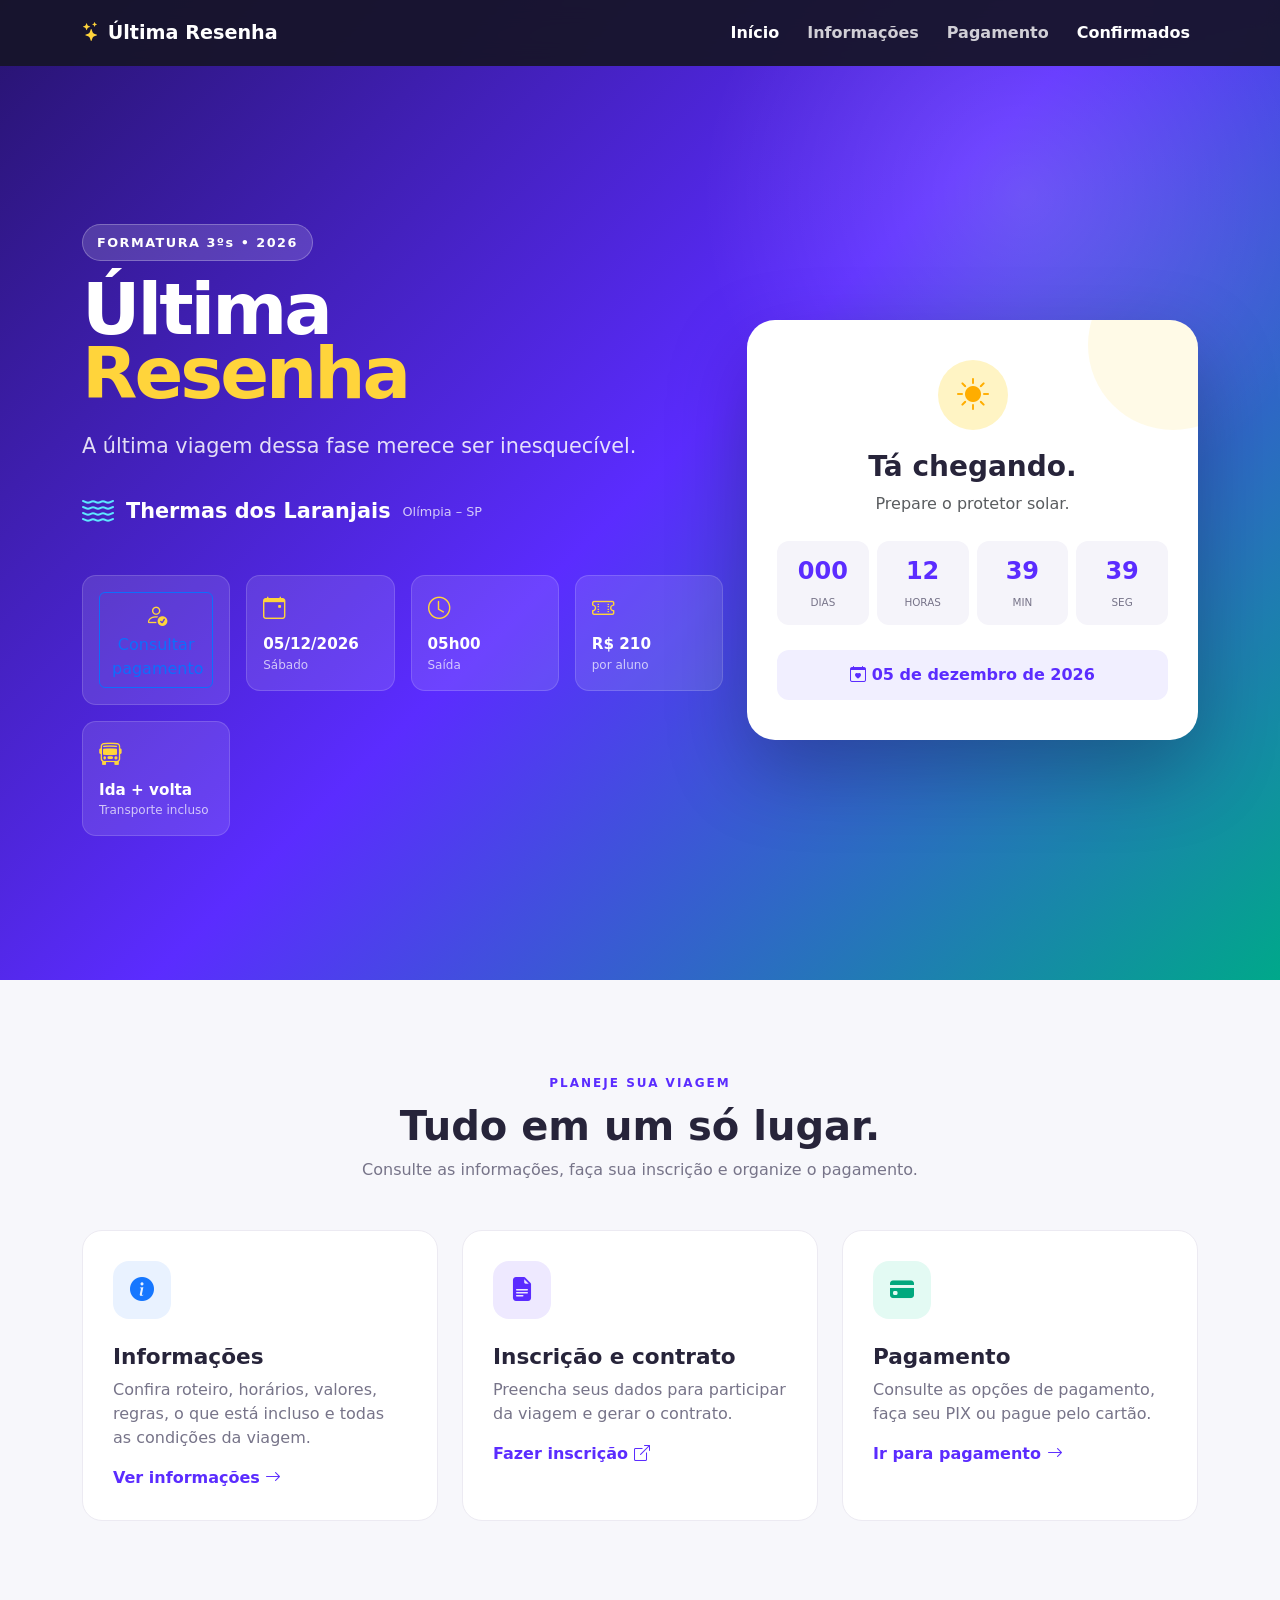
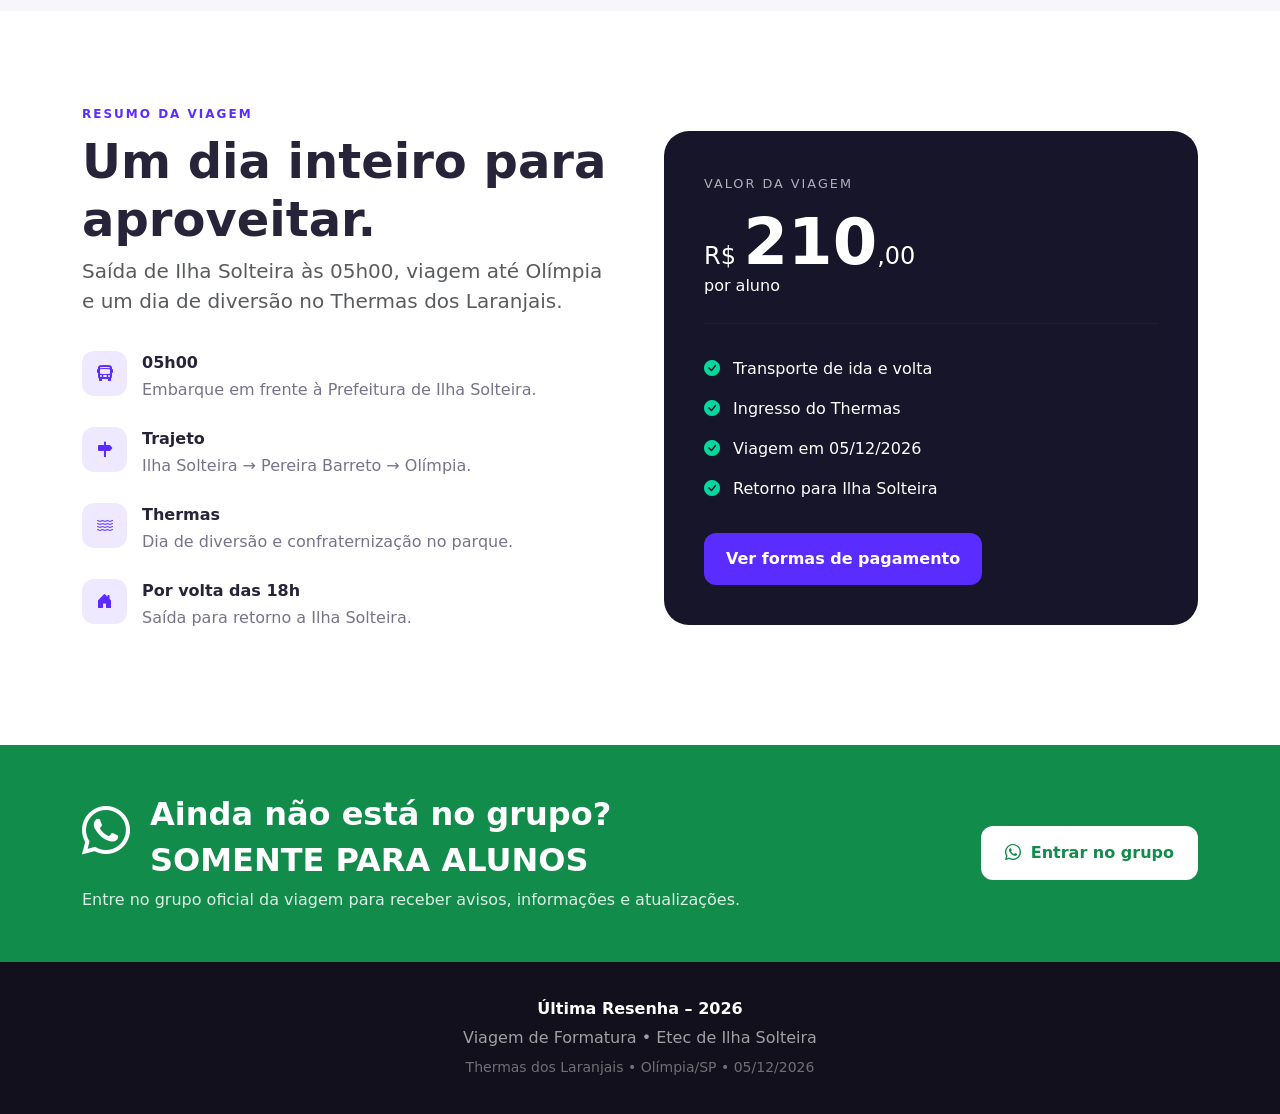
<file: index.html>
<!DOCTYPE html>
<html lang="pt-BR">

<head>
    <meta charset="UTF-8">
    <meta name="viewport" content="width=device-width, initial-scale=1.0">

    <title>Última Resenha – 2026 | Thermas dos Laranjais</title>

    <meta name="description" content="Viagem de formatura Última Resenha 2026 para o Thermas dos Laranjais em Olímpia-SP.">

    <!-- Bootstrap 5 -->
    <link href="https://cdn.jsdelivr.net/npm/bootstrap@5.3.3/dist/css/bootstrap.min.css" rel="stylesheet">

    <!-- Bootstrap Icons -->
    <link rel="stylesheet" href="https://cdn.jsdelivr.net/npm/bootstrap-icons@1.11.3/font/bootstrap-icons.min.css">

    <!-- CSS -->
    <link rel="stylesheet" href="css/style.css">
</head>

<body>

    <nav class="navbar navbar-expand-lg navbar-dark fixed-top">
        <div class="container">
            <a class="navbar-brand fw-bold" href="index.html">
                <i class="bi bi-stars"></i> Última Resenha
            </a>

            <button class="navbar-toggler" type="button" data-bs-toggle="collapse" data-bs-target="#menu">
                <span class="navbar-toggler-icon"></span>
            </button>

            <div class="collapse navbar-collapse" id="menu">
                <ul class="navbar-nav ms-auto">
                    <li class="nav-item">
                        <a class="nav-link active" href="index.html">Início</a>
                    </li>
                    <li class="nav-item">
                        <a class="nav-link" href="informacoes.html">Informações</a>
                    </li>
                    <li class="nav-item">
                        <a class="nav-link" href="pagamento.html">Pagamento</a>
                    </li>
                    <li class="nav-item">
                        <a class="nav-link active" href="confirmados.html">
                            Confirmados
                        </a>
                    </li>
                </ul>
            </div>
        </div>
    </nav>


    <main>

        <!-- HERO -->

        <section class="hero">

            <div class="container">

                <div class="row align-items-center min-vh-100">

                    <div class="col-lg-7">

                        <span class="badge-evento">
                            FORMATURA 3ºs • 2026
                        </span>

                        <h1 class="display-2 fw-black mt-3">
                            Última<br>
                            <span>Resenha</span>
                        </h1>

                        <p class="hero-subtitle">
                            A última viagem dessa fase merece ser inesquecível.
                        </p>

                        <div class="hero-destination">
                            <i class="bi bi-water"></i>
                            Thermas dos Laranjais
                            <small>Olímpia – SP</small>
                        </div>

                        <div class="row g-3 mt-4">

                            <div class="col-6 col-md-3">
                                <div class="info-mini">
                                    <a href="confirmados.html" class="btn btn-outline-primary">
                                        <i class="bi bi-person-check"></i>
                                        Consultar pagamento
                                    </a>
                                </div>
                            </div>

                            <div class="col-6 col-md-3">
                                <div class="info-mini">
                                    <i class="bi bi-calendar-event"></i>
                                    <strong>05/12/2026</strong>
                                    <small>Sábado</small>
                                </div>
                            </div>

                            <div class="col-6 col-md-3">
                                <div class="info-mini">
                                    <i class="bi bi-clock"></i>
                                    <strong>05h00</strong>
                                    <small>Saída</small>
                                </div>
                            </div>

                            <div class="col-6 col-md-3">
                                <div class="info-mini">
                                    <i class="bi bi-ticket-perforated"></i>
                                    <strong>R$ 210</strong>
                                    <small>por aluno</small>
                                </div>
                            </div>

                            <div class="col-6 col-md-3">
                                <div class="info-mini">
                                    <i class="bi bi-bus-front"></i>
                                    <strong>Ida + volta</strong>
                                    <small>Transporte incluso</small>
                                </div>
                            </div>

                        </div>

                    </div>


                    <div class="col-lg-5 mt-5 mt-lg-0">

                        <div class="dashboard-card">

                            <div class="card-decoration"></div>

                            <div class="text-center">

                                <div class="sun-icon">
                                    <i class="bi bi-sun-fill"></i>
                                </div>

                                <h3>Tá chegando.</h3>

                                <p class="text-muted">
                                    Prepare o protetor solar.
                                </p>

                                <div id="countdown" class="countdown">

                                    <div>
                                        <strong id="days">000</strong>
                                        <span>dias</span>
                                    </div>

                                    <div>
                                        <strong id="hours">00</strong>
                                        <span>horas</span>
                                    </div>

                                    <div>
                                        <strong id="minutes">00</strong>
                                        <span>min</span>
                                    </div>

                                    <div>
                                        <strong id="seconds">00</strong>
                                        <span>seg</span>
                                    </div>

                                </div>

                                <div class="date-highlight">
                                    <i class="bi bi-calendar-heart"></i>
                                    05 de dezembro de 2026
                                </div>

                            </div>

                        </div>

                    </div>

                </div>

            </div>

        </section>


        <!-- DASHBOARD -->

        <section class="section-padding bg-light-custom">

            <div class="container">

                <div class="section-title text-center">

                    <span>PLANEJE SUA VIAGEM</span>

                    <h2>
                        Tudo em um só lugar.
                    </h2>

                    <p>
                        Consulte as informações, faça sua inscrição e organize o pagamento.
                    </p>

                </div>


                <div class="row g-4 mt-4">

                    <div class="col-md-4">

                        <a href="informacoes.html" class="action-card">

                            <div class="action-icon blue">
                                <i class="bi bi-info-circle-fill"></i>
                            </div>

                            <h3>Informações</h3>

                            <p>
                                Confira roteiro, horários, valores, regras, o que está incluso e todas as condições da
                                viagem.
                            </p>

                            <span>
                                Ver informações
                                <i class="bi bi-arrow-right"></i>
                            </span>

                        </a>

                    </div>


                    <div class="col-md-4">

                        <a href="https://forms.gle/dDgj7aJFSfEC2dwD9" target="_blank" rel="noopener" class="action-card">

                            <div class="action-icon purple">
                                <i class="bi bi-file-earmark-text-fill"></i>
                            </div>

                            <h3>Inscrição e contrato</h3>

                            <p>
                                Preencha seus dados para participar da viagem e gerar o contrato.
                            </p>

                            <span>
                                Fazer inscrição
                                <i class="bi bi-box-arrow-up-right"></i>
                            </span>

                        </a>

                    </div>


                    <div class="col-md-4">

                        <a href="pagamento.html" class="action-card">

                            <div class="action-icon green">
                                <i class="bi bi-credit-card-fill"></i>
                            </div>

                            <h3>Pagamento</h3>

                            <p>
                                Consulte as opções de pagamento, faça seu PIX ou pague pelo cartão.
                            </p>

                            <span>
                                Ir para pagamento
                                <i class="bi bi-arrow-right"></i>
                            </span>

                        </a>

                    </div>

                </div>

            </div>

        </section>


        <!-- RESUMO -->

        <section class="section-padding">

            <div class="container">

                <div class="row align-items-center g-5">

                    <div class="col-lg-6">

                        <span class="section-label">
                            RESUMO DA VIAGEM
                        </span>

                        <h2 class="display-5 fw-bold mt-2">
                            Um dia inteiro para aproveitar.
                        </h2>

                        <p class="lead text-muted">
                            Saída de Ilha Solteira às 05h00, viagem até Olímpia e um dia de diversão no Thermas dos
                            Laranjais.
                        </p>

                        <div class="timeline">

                            <div class="timeline-item">
                                <div class="timeline-icon">
                                    <i class="bi bi-bus-front-fill"></i>
                                </div>
                                <div>
                                    <strong>05h00</strong>
                                    <p>Embarque em frente à Prefeitura de Ilha Solteira.</p>
                                </div>
                            </div>

                            <div class="timeline-item">
                                <div class="timeline-icon">
                                    <i class="bi bi-signpost-fill"></i>
                                </div>
                                <div>
                                    <strong>Trajeto</strong>
                                    <p>Ilha Solteira → Pereira Barreto → Olímpia.</p>
                                </div>
                            </div>

                            <div class="timeline-item">
                                <div class="timeline-icon">
                                    <i class="bi bi-water"></i>
                                </div>
                                <div>
                                    <strong>Thermas</strong>
                                    <p>Dia de diversão e confraternização no parque.</p>
                                </div>
                            </div>

                            <div class="timeline-item">
                                <div class="timeline-icon">
                                    <i class="bi bi-house-door-fill"></i>
                                </div>
                                <div>
                                    <strong>Por volta das 18h</strong>
                                    <p>Saída para retorno a Ilha Solteira.</p>
                                </div>
                            </div>

                        </div>

                    </div>


                    <div class="col-lg-6">

                        <div class="price-card">

                            <span>VALOR DA VIAGEM</span>

                            <div class="price">
                                R$ <strong>210</strong><small>,00</small>
                            </div>

                            <p>
                                por aluno
                            </p>

                            <hr>

                            <div class="included">
                                <i class="bi bi-check-circle-fill"></i>
                                Transporte de ida e volta
                            </div>

                            <div class="included">
                                <i class="bi bi-check-circle-fill"></i>
                                Ingresso do Thermas
                            </div>

                            <div class="included">
                                <i class="bi bi-check-circle-fill"></i>
                                Viagem em 05/12/2026
                            </div>

                            <div class="included">
                                <i class="bi bi-check-circle-fill"></i>
                                Retorno para Ilha Solteira
                            </div>

                            <a href="pagamento.html" class="btn-main mt-4">
                                Ver formas de pagamento
                            </a>

                        </div>

                    </div>

                </div>

            </div>

        </section>


        <!-- WHATSAPP -->

        <section class="whatsapp-section">

            <div class="container">

                <div class="row align-items-center">

                    <div class="col-lg-8">

                        <i class="bi bi-whatsapp whatsapp-big"></i>

                        <h2>
                            Ainda não está no grupo?
                        </h2>

                        <h2>
                            SOMENTE PARA ALUNOS
                        </h2>

                        <p>
                            Entre no grupo oficial da viagem para receber avisos, informações e atualizações.
                        </p>

                    </div>

                    <div class="col-lg-4 text-lg-end">

                        <a href="https://chat.whatsapp.com/J2gCegB93cc2gKZaaSrZ1U" target="_blank" rel="noopener" class="btn-whatsapp">

                            <i class="bi bi-whatsapp"></i>
                            Entrar no grupo

                        </a>

                    </div>

                </div>

            </div>

        </section>

    </main>


    <footer>

        <div class="container text-center">

            <strong>Última Resenha – 2026</strong>

            <p>
                Viagem de Formatura • Etec de Ilha Solteira
            </p>

            <small>
                Thermas dos Laranjais • Olímpia/SP • 05/12/2026
            </small>

        </div>

    </footer>


    <script src="https://cdn.jsdelivr.net/npm/bootstrap@5.3.3/dist/js/bootstrap.bundle.min.js"></script>

    <script src="js/script.js"></script>

</body>

</html>
</file>
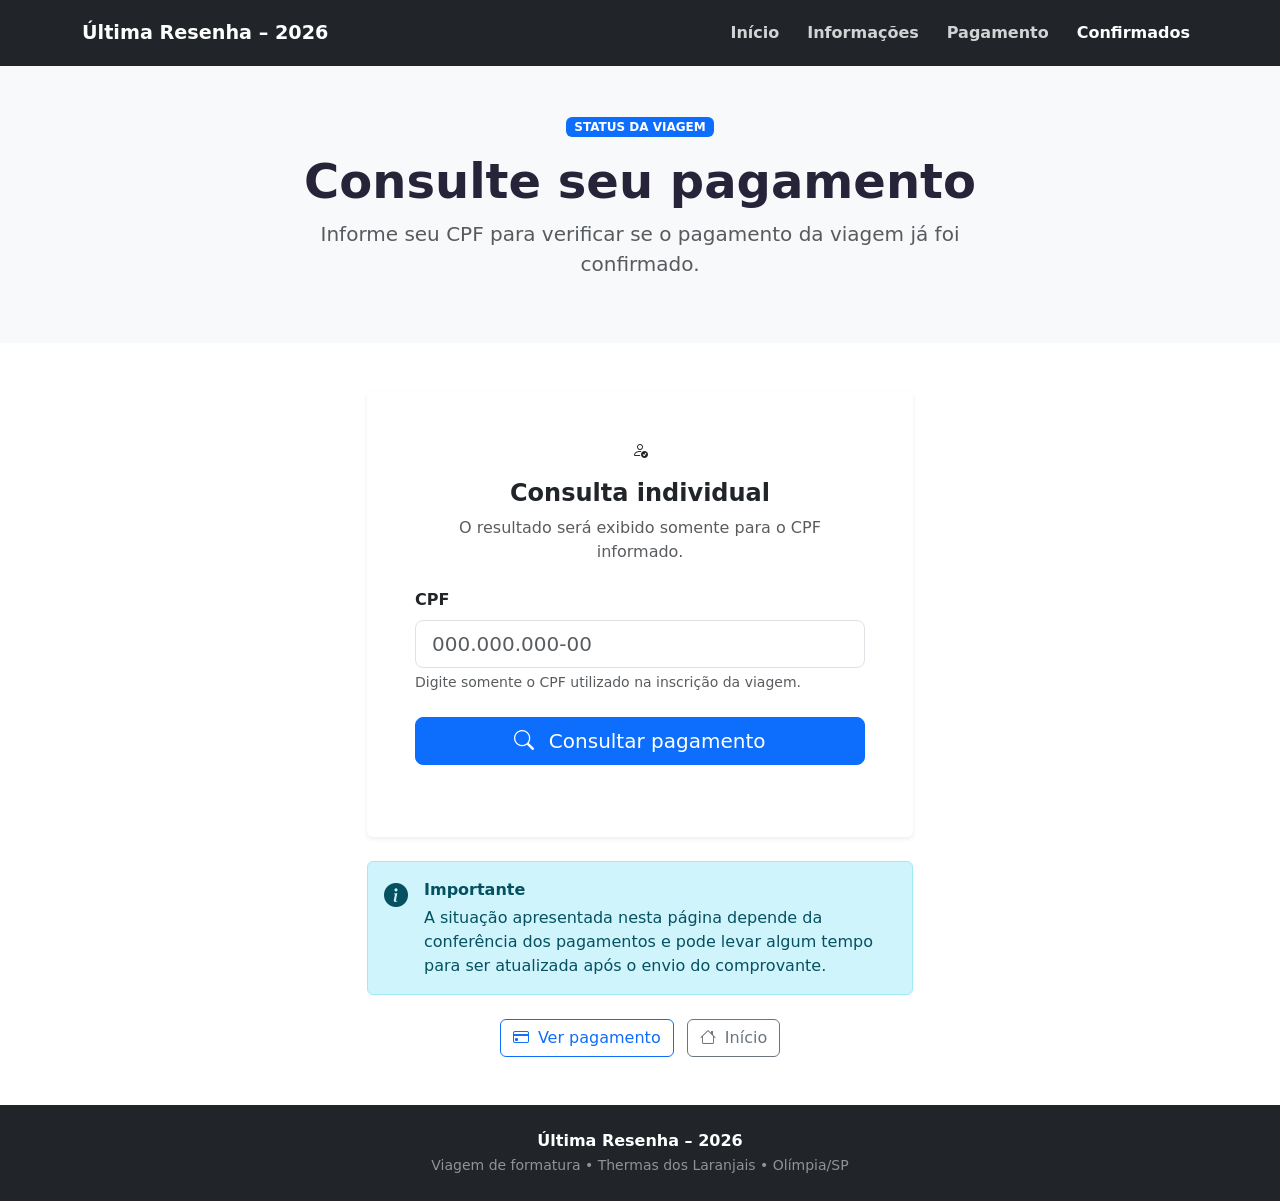
<file: confirmados.html>
<!DOCTYPE html>
<html lang="pt-BR">

<head>
    <meta charset="UTF-8">
    <meta name="viewport" content="width=device-width, initial-scale=1.0">

    <title>Consultar Pagamento | Última Resenha – 2026</title>

    <meta
        name="description"
        content="Consulte a situação do seu pagamento para a viagem Última Resenha – 2026."
    >

    <link
        href="https://cdn.jsdelivr.net/npm/bootstrap@5.3.3/dist/css/bootstrap.min.css"
        rel="stylesheet"
    >

    <link
        href="https://cdn.jsdelivr.net/npm/bootstrap-icons@1.11.3/font/bootstrap-icons.min.css"
        rel="stylesheet"
    >

    <link rel="stylesheet" href="css/style.css">
</head>

<body>

    <!-- NAVBAR -->

    <nav class="navbar navbar-expand-lg navbar-dark bg-dark">
        <div class="container">

            <a class="navbar-brand fw-bold" href="index.html">
                Última Resenha – 2026
            </a>

            <button
                class="navbar-toggler"
                type="button"
                data-bs-toggle="collapse"
                data-bs-target="#menuPrincipal"
                aria-controls="menuPrincipal"
                aria-expanded="false"
                aria-label="Abrir menu"
            >
                <span class="navbar-toggler-icon"></span>
            </button>

            <div
                class="collapse navbar-collapse"
                id="menuPrincipal"
            >

                <ul class="navbar-nav ms-auto">

                    <li class="nav-item">
                        <a class="nav-link" href="index.html">
                            Início
                        </a>
                    </li>

                    <li class="nav-item">
                        <a class="nav-link" href="informacoes.html">
                            Informações
                        </a>
                    </li>

                    <li class="nav-item">
                        <a class="nav-link" href="pagamento.html">
                            Pagamento
                        </a>
                    </li>

                    <li class="nav-item">
                        <a class="nav-link active" href="confirmados.html">
                            Confirmados
                        </a>
                    </li>

                </ul>

            </div>
        </div>
    </nav>


    <!-- HERO -->

    <section class="py-5 bg-light">

        <div class="container">

            <div class="row justify-content-center">

                <div class="col-lg-8 text-center">

                    <span class="badge text-bg-primary mb-3">
                        STATUS DA VIAGEM
                    </span>

                    <h1 class="display-5 fw-bold">
                        Consulte seu pagamento
                    </h1>

                    <p class="lead text-muted">
                        Informe seu CPF para verificar se o pagamento
                        da viagem já foi confirmado.
                    </p>

                </div>

            </div>

        </div>

    </section>


    <!-- CONSULTA -->

    <main class="py-5">

        <div class="container">

            <div class="row justify-content-center">

                <div class="col-md-8 col-lg-6">

                    <div class="card border-0 shadow-sm">

                        <div class="card-body p-4 p-md-5">

                            <div class="text-center mb-4">

                                <div class="consulta-icon mb-3">
                                    <i class="bi bi-person-check"></i>
                                </div>

                                <h2 class="h4 fw-bold">
                                    Consulta individual
                                </h2>

                                <p class="text-muted mb-0">
                                    O resultado será exibido somente para
                                    o CPF informado.
                                </p>

                            </div>


                            <form id="consultaForm">

                                <div class="mb-4">

                                    <label
                                        for="cpf"
                                        class="form-label fw-semibold"
                                    >
                                        CPF
                                    </label>

                                    <input
                                        type="text"
                                        class="form-control form-control-lg"
                                        id="cpf"
                                        placeholder="000.000.000-00"
                                        maxlength="14"
                                        inputmode="numeric"
                                        autocomplete="off"
                                        required
                                    >

                                    <div class="form-text">
                                        Digite somente o CPF utilizado
                                        na inscrição da viagem.
                                    </div>

                                </div>


                                <button
                                    type="submit"
                                    id="btnConsultar"
                                    class="btn btn-primary btn-lg w-100"
                                >
                                    <i class="bi bi-search me-2"></i>
                                    Consultar pagamento
                                </button>

                            </form>


                            <!-- RESULTADO -->

                            <div
                                id="resultado"
                                class="mt-4"
                                aria-live="polite"
                            ></div>

                        </div>

                    </div>


                    <!-- INFORMAÇÃO -->

                    <div class="alert alert-info mt-4">

                        <div class="d-flex">

                            <i class="bi bi-info-circle-fill fs-4 me-3"></i>

                            <div>

                                <strong>Importante</strong>

                                <p class="mb-0 mt-1">
                                    A situação apresentada nesta página
                                    depende da conferência dos pagamentos
                                    e pode levar algum tempo para ser
                                    atualizada após o envio do comprovante.
                                </p>

                            </div>

                        </div>

                    </div>


                    <div class="text-center mt-4">

                        <a
                            href="pagamento.html"
                            class="btn btn-outline-primary me-2"
                        >
                            <i class="bi bi-credit-card me-1"></i>
                            Ver pagamento
                        </a>

                        <a
                            href="index.html"
                            class="btn btn-outline-secondary"
                        >
                            <i class="bi bi-house me-1"></i>
                            Início
                        </a>

                    </div>

                </div>

            </div>

        </div>

    </main>


    <!-- FOOTER -->

    <footer class="bg-dark text-white py-4 mt-auto">

        <div class="container text-center">

            <div class="fw-bold">
                Última Resenha – 2026
            </div>

            <small class="text-white-50">
                Viagem de formatura • Thermas dos Laranjais • Olímpia/SP
            </small>

        </div>

    </footer>


    <script src="js/confirmados.js"></script>

    <script
        src="https://cdn.jsdelivr.net/npm/bootstrap@5.3.3/dist/js/bootstrap.bundle.min.js">
    </script>

</body>

</html>
</file>
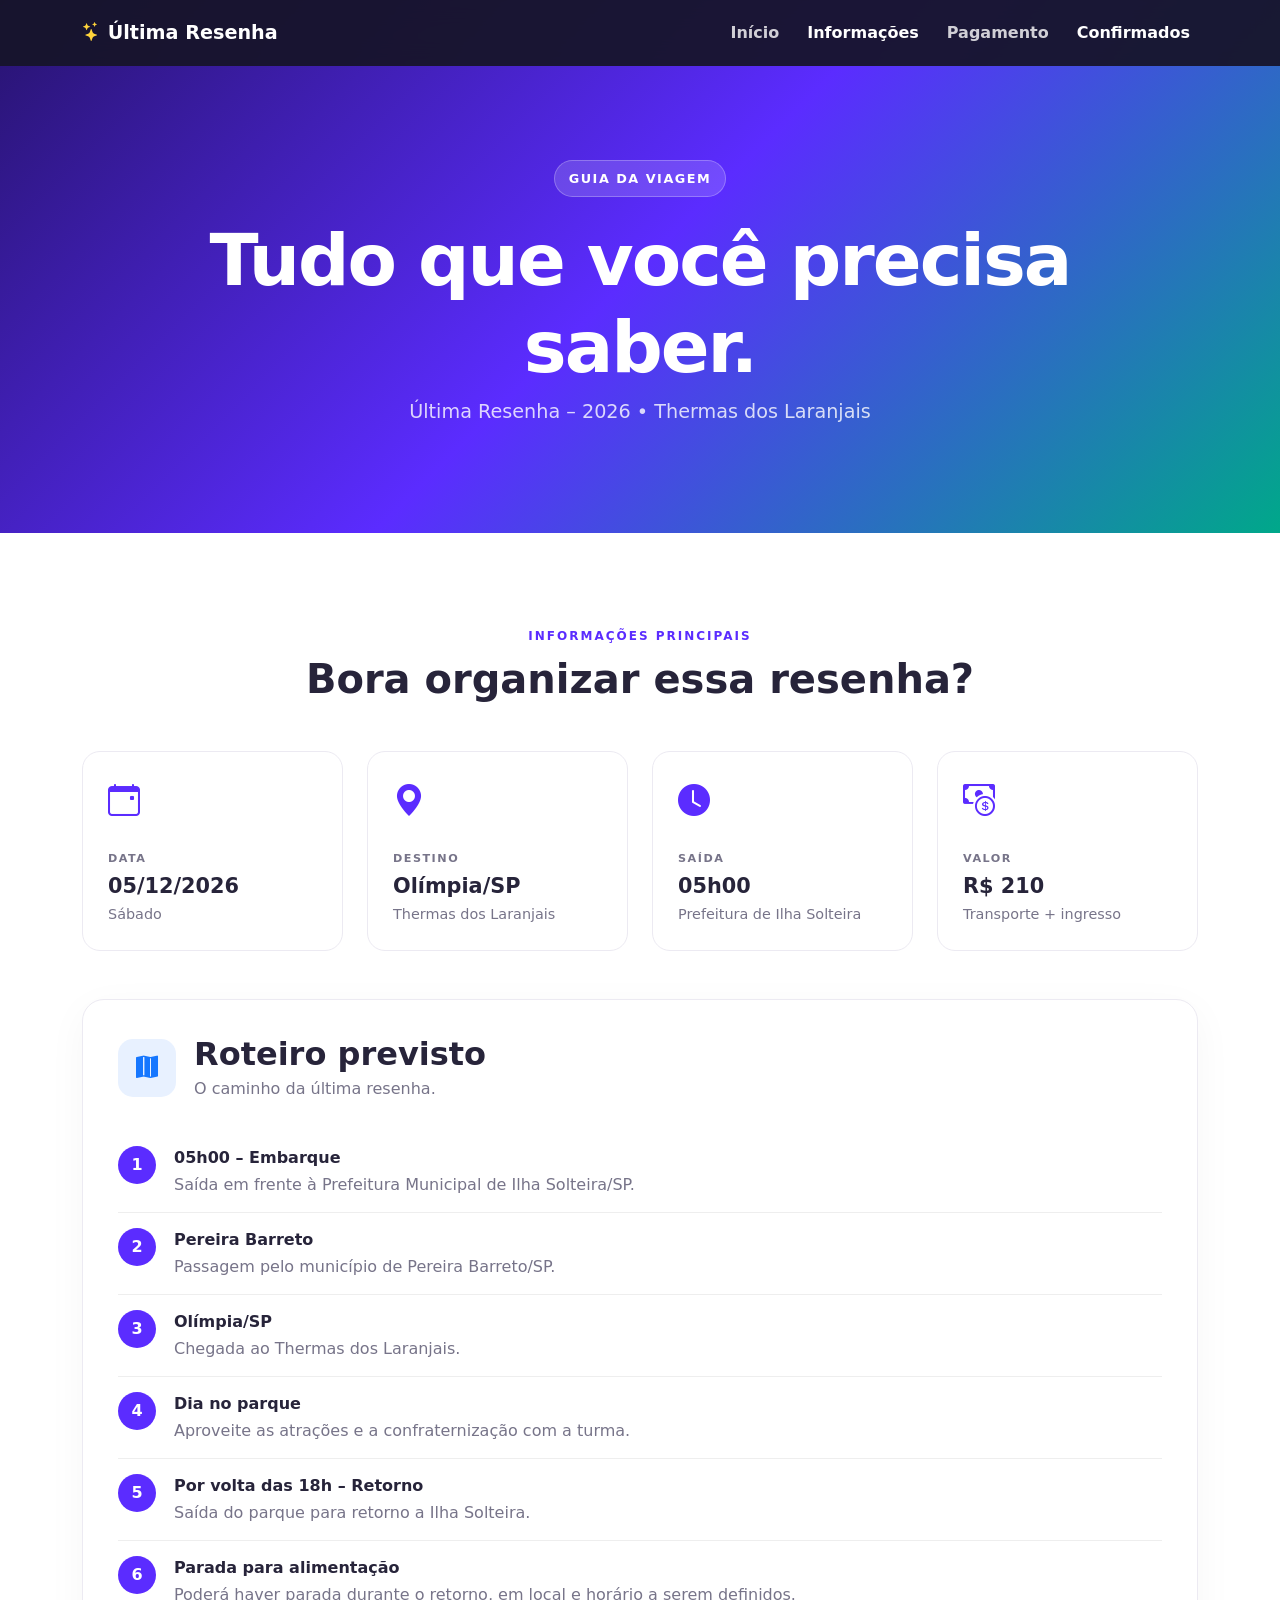
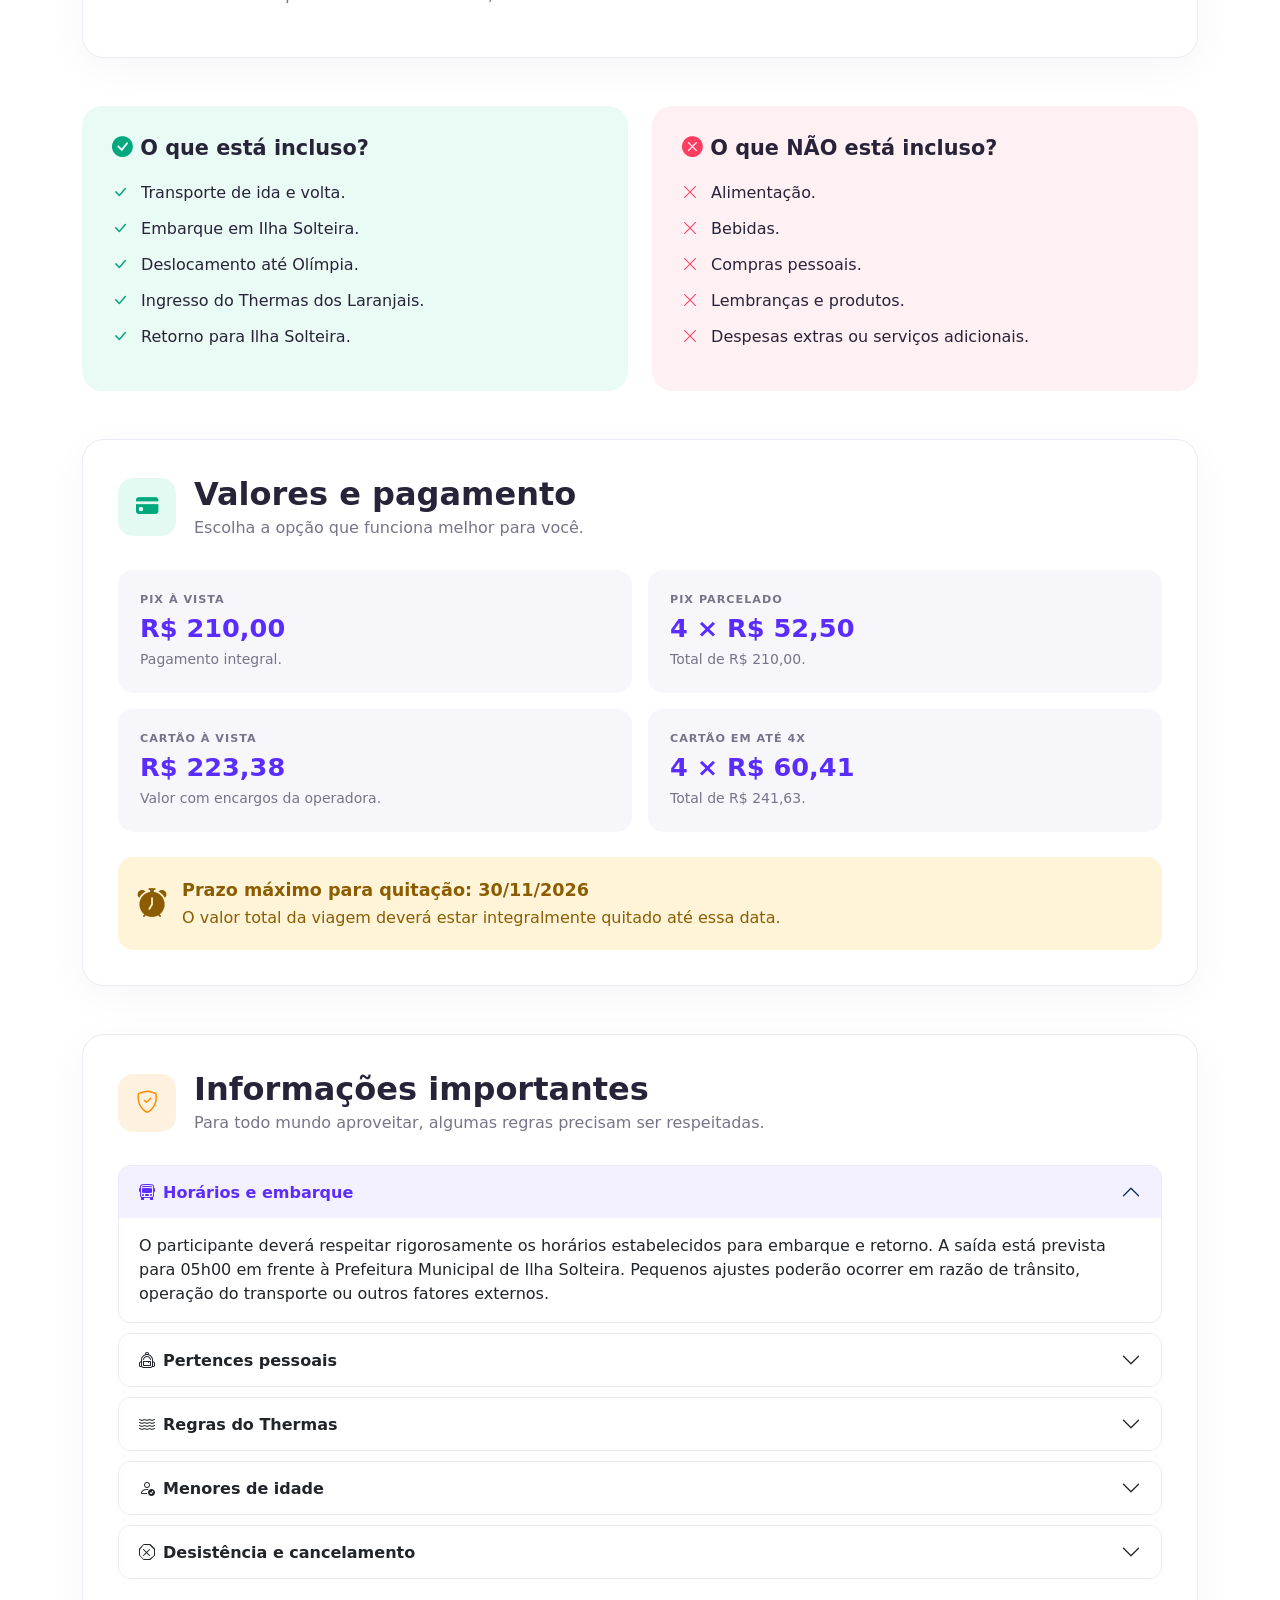
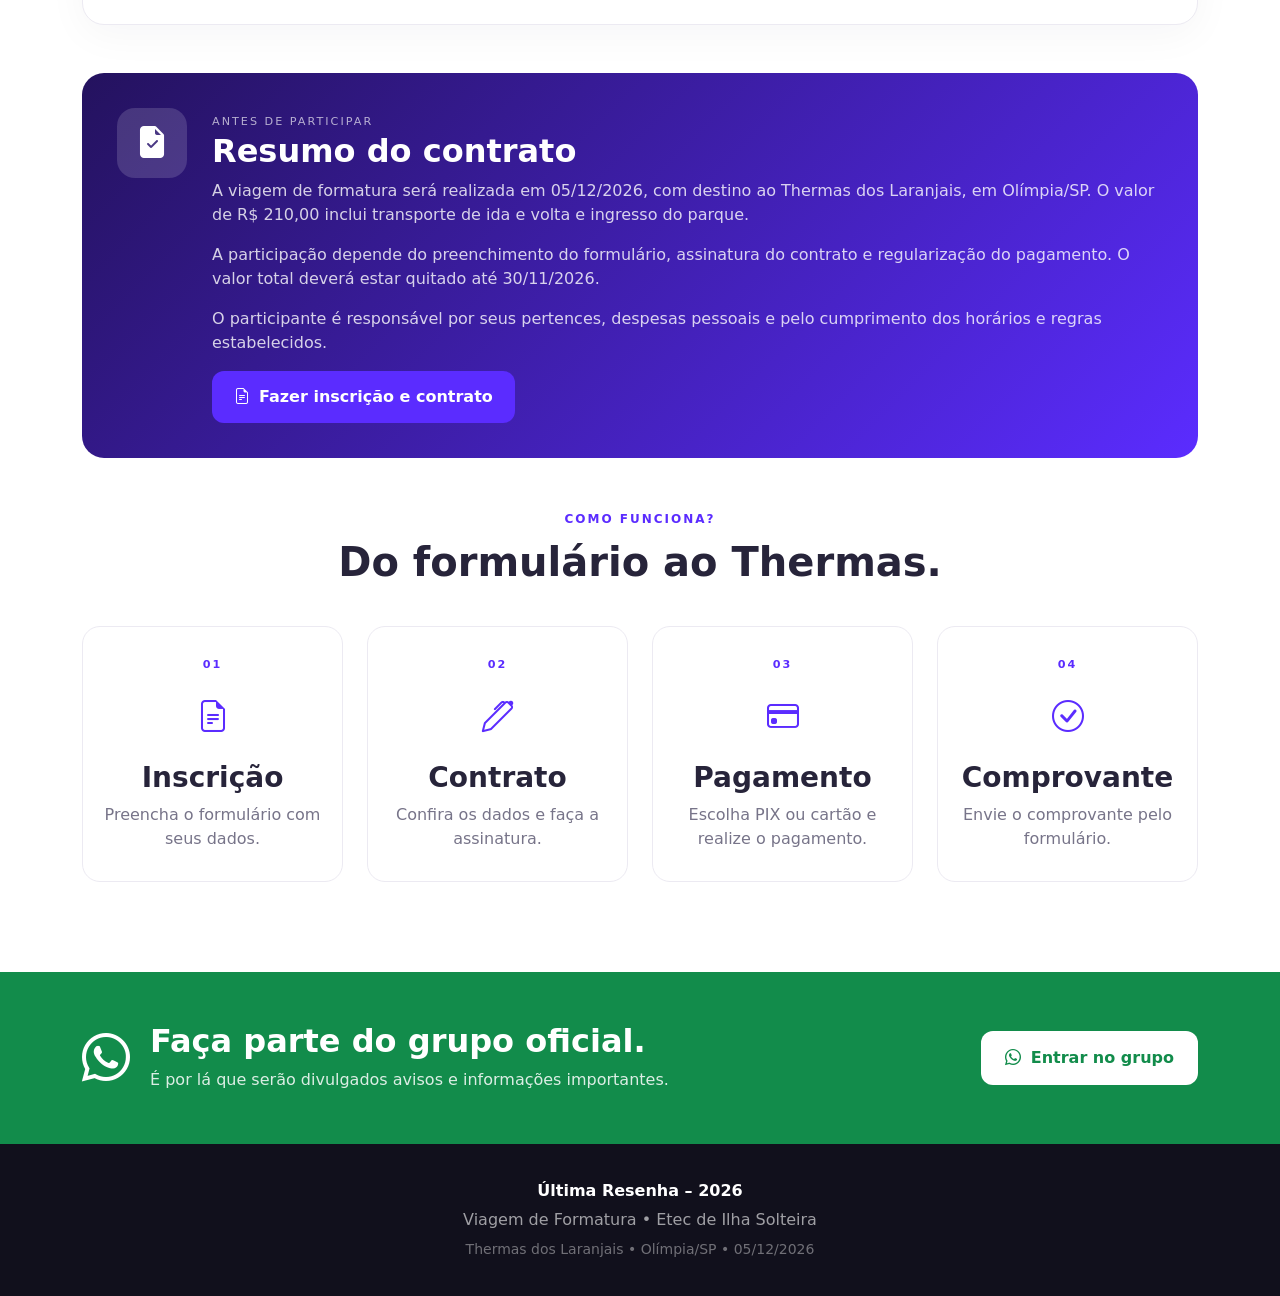
<file: informacoes.html>
<!DOCTYPE html>
<html lang="pt-BR">
<head>

    <meta charset="UTF-8">
    <meta name="viewport" content="width=device-width, initial-scale=1.0">

    <title>Informações | Última Resenha 2026</title>

    <meta name="description" content="Informações completas sobre a viagem de formatura ao Thermas dos Laranjais.">

    <link href="https://cdn.jsdelivr.net/npm/bootstrap@5.3.3/dist/css/bootstrap.min.css" rel="stylesheet">

    <link rel="stylesheet" href="https://cdn.jsdelivr.net/npm/bootstrap-icons@1.11.3/font/bootstrap-icons.min.css">

    <link rel="stylesheet" href="css/style.css">

</head>

<body>

<nav class="navbar navbar-expand-lg navbar-dark fixed-top">

    <div class="container">

        <a class="navbar-brand fw-bold" href="index.html">
            <i class="bi bi-stars"></i> Última Resenha
        </a>

        <button class="navbar-toggler" type="button" data-bs-toggle="collapse" data-bs-target="#menu">
            <span class="navbar-toggler-icon"></span>
        </button>

        <div class="collapse navbar-collapse" id="menu">

            <ul class="navbar-nav ms-auto">

                <li class="nav-item">
                    <a class="nav-link" href="index.html">Início</a>
                </li>

                <li class="nav-item">
                    <a class="nav-link active" href="informacoes.html">Informações</a>
                </li>

                <li class="nav-item">
                    <a class="nav-link" href="pagamento.html">Pagamento</a>
                </li>
                <li class="nav-item">
                        <a class="nav-link active" href="confirmados.html">
                            Confirmados
                        </a>
                    </li>

            </ul>

        </div>

    </div>

</nav>


<header class="page-header">

    <div class="container text-center">

        <span class="badge-evento">
            GUIA DA VIAGEM
        </span>

        <h1>
            Tudo que você precisa saber.
        </h1>

        <p>
            Última Resenha – 2026 • Thermas dos Laranjais
        </p>

    </div>

</header>


<main>

<section class="section-padding">

<div class="container">

    <!-- DADOS PRINCIPAIS -->

    <div class="section-title text-center">

        <span>INFORMAÇÕES PRINCIPAIS</span>

        <h2>
            Bora organizar essa resenha?
        </h2>

    </div>


    <div class="row g-4 mt-4">

        <div class="col-md-6 col-lg-3">

            <div class="detail-card">

                <i class="bi bi-calendar-event"></i>

                <span>DATA</span>

                <h3>05/12/2026</h3>

                <p>Sábado</p>

            </div>

        </div>


        <div class="col-md-6 col-lg-3">

            <div class="detail-card">

                <i class="bi bi-geo-alt-fill"></i>

                <span>DESTINO</span>

                <h3>Olímpia/SP</h3>

                <p>Thermas dos Laranjais</p>

            </div>

        </div>


        <div class="col-md-6 col-lg-3">

            <div class="detail-card">

                <i class="bi bi-clock-fill"></i>

                <span>SAÍDA</span>

                <h3>05h00</h3>

                <p>Prefeitura de Ilha Solteira</p>

            </div>

        </div>


        <div class="col-md-6 col-lg-3">

            <div class="detail-card">

                <i class="bi bi-cash-coin"></i>

                <span>VALOR</span>

                <h3>R$ 210</h3>

                <p>Transporte + ingresso</p>

            </div>

        </div>

    </div>


    <!-- ROTEIRO -->

    <div class="content-box mt-5">

        <div class="content-heading">

            <div class="content-icon blue">
                <i class="bi bi-map-fill"></i>
            </div>

            <div>
                <h2>Roteiro previsto</h2>
                <p>O caminho da última resenha.</p>
            </div>

        </div>


        <div class="route">

            <div class="route-item">

                <div class="route-number">1</div>

                <div>
                    <strong>05h00 – Embarque</strong>
                    <p>
                        Saída em frente à Prefeitura Municipal de Ilha Solteira/SP.
                    </p>
                </div>

            </div>


            <div class="route-item">

                <div class="route-number">2</div>

                <div>
                    <strong>Pereira Barreto</strong>
                    <p>
                        Passagem pelo município de Pereira Barreto/SP.
                    </p>
                </div>

            </div>


            <div class="route-item">

                <div class="route-number">3</div>

                <div>
                    <strong>Olímpia/SP</strong>
                    <p>
                        Chegada ao Thermas dos Laranjais.
                    </p>
                </div>

            </div>


            <div class="route-item">

                <div class="route-number">4</div>

                <div>
                    <strong>Dia no parque</strong>
                    <p>
                        Aproveite as atrações e a confraternização com a turma.
                    </p>

                </div>

            </div>


            <div class="route-item">

                <div class="route-number">5</div>

                <div>
                    <strong>Por volta das 18h – Retorno</strong>
                    <p>
                        Saída do parque para retorno a Ilha Solteira.
                    </p>

                </div>

            </div>


            <div class="route-item">

                <div class="route-number">6</div>

                <div>
                    <strong>Parada para alimentação</strong>
                    <p>
                        Poderá haver parada durante o retorno, em local e horário a serem definidos.
                    </p>

                </div>

            </div>

        </div>

    </div>


    <!-- INCLUSO -->

    <div class="row g-4 mt-4">

        <div class="col-lg-6">

            <div class="included-box">

                <h2>
                    <i class="bi bi-check-circle-fill"></i>
                    O que está incluso?
                </h2>

                <ul class="check-list">

                    <li>
                        <i class="bi bi-check-lg"></i>
                        Transporte de ida e volta.
                    </li>

                    <li>
                        <i class="bi bi-check-lg"></i>
                        Embarque em Ilha Solteira.
                    </li>

                    <li>
                        <i class="bi bi-check-lg"></i>
                        Deslocamento até Olímpia.
                    </li>

                    <li>
                        <i class="bi bi-check-lg"></i>
                        Ingresso do Thermas dos Laranjais.
                    </li>

                    <li>
                        <i class="bi bi-check-lg"></i>
                        Retorno para Ilha Solteira.
                    </li>

                </ul>

            </div>

        </div>


        <div class="col-lg-6">

            <div class="not-included-box">

                <h2>
                    <i class="bi bi-x-circle-fill"></i>
                    O que NÃO está incluso?
                </h2>

                <ul class="check-list">

                    <li>
                        <i class="bi bi-x-lg"></i>
                        Alimentação.
                    </li>

                    <li>
                        <i class="bi bi-x-lg"></i>
                        Bebidas.
                    </li>

                    <li>
                        <i class="bi bi-x-lg"></i>
                        Compras pessoais.
                    </li>

                    <li>
                        <i class="bi bi-x-lg"></i>
                        Lembranças e produtos.
                    </li>

                    <li>
                        <i class="bi bi-x-lg"></i>
                        Despesas extras ou serviços adicionais.
                    </li>

                </ul>

            </div>

        </div>

    </div>


    <!-- PAGAMENTO -->

    <div class="content-box mt-5">

        <div class="content-heading">

            <div class="content-icon green">
                <i class="bi bi-credit-card-fill"></i>
            </div>

            <div>

                <h2>Valores e pagamento</h2>

                <p>
                    Escolha a opção que funciona melhor para você.
                </p>

            </div>

        </div>


        <div class="row g-3">

            <div class="col-md-6">

                <div class="payment-option">

                    <span>PIX À VISTA</span>

                    <strong>R$ 210,00</strong>

                    <small>Pagamento integral.</small>

                </div>

            </div>


            <div class="col-md-6">

                <div class="payment-option">

                    <span>PIX PARCELADO</span>

                    <strong>4 × R$ 52,50</strong>

                    <small>Total de R$ 210,00.</small>

                </div>

            </div>


            <div class="col-md-6">

                <div class="payment-option">

                    <span>CARTÃO À VISTA</span>

                    <strong>R$ 223,38</strong>

                    <small>Valor com encargos da operadora.</small>

                </div>

            </div>


            <div class="col-md-6">

                <div class="payment-option">

                    <span>CARTÃO EM ATÉ 4X</span>

                    <strong>4 × R$ 60,41</strong>

                    <small>Total de R$ 241,63.</small>

                </div>

            </div>

        </div>


        <div class="deadline">

            <i class="bi bi-alarm-fill"></i>

            <div>

                <strong>Prazo máximo para quitação: 30/11/2026</strong>

                <p>
                    O valor total da viagem deverá estar integralmente quitado até essa data.
                </p>

            </div>

        </div>

    </div>


    <!-- REGRAS -->

    <div class="content-box mt-5">

        <div class="content-heading">

            <div class="content-icon orange">
                <i class="bi bi-shield-check"></i>
            </div>

            <div>

                <h2>Informações importantes</h2>

                <p>
                    Para todo mundo aproveitar, algumas regras precisam ser respeitadas.
                </p>

            </div>

        </div>


        <div class="accordion" id="regrasAccordion">

            <div class="accordion-item">

                <h2 class="accordion-header">

                    <button class="accordion-button" data-bs-toggle="collapse" data-bs-target="#regra1">

                        <i class="bi bi-bus-front me-2"></i>
                        Horários e embarque

                    </button>

                </h2>

                <div id="regra1" class="accordion-collapse collapse show">

                    <div class="accordion-body">

                        O participante deverá respeitar rigorosamente os horários estabelecidos para embarque e retorno.

                        A saída está prevista para 05h00 em frente à Prefeitura Municipal de Ilha Solteira.

                        Pequenos ajustes poderão ocorrer em razão de trânsito, operação do transporte ou outros fatores externos.

                    </div>

                </div>

            </div>


            <div class="accordion-item">

                <h2 class="accordion-header">

                    <button class="accordion-button collapsed" data-bs-toggle="collapse" data-bs-target="#regra2">

                        <i class="bi bi-backpack2 me-2"></i>
                        Pertences pessoais

                    </button>

                </h2>

                <div id="regra2" class="accordion-collapse collapse">

                    <div class="accordion-body">

                        Cada participante é responsável por seus pertences pessoais durante o transporte, permanência no parque, embarque e desembarque.

                        Não estão incluídas responsabilidades por perda, furto, extravio ou dano de objetos pessoais.

                    </div>

                </div>

            </div>


            <div class="accordion-item">

                <h2 class="accordion-header">

                    <button class="accordion-button collapsed" data-bs-toggle="collapse" data-bs-target="#regra3">

                        <i class="bi bi-water me-2"></i>
                        Regras do Thermas

                    </button>

                </h2>

                <div id="regra3" class="accordion-collapse collapse">

                    <div class="accordion-body">

                        Todos os participantes deverão respeitar as regras de segurança e utilização estabelecidas pelo Thermas dos Laranjais.

                        Algumas atrações podem possuir restrições específicas de idade, altura, peso ou outras condições de segurança.

                        A organização da viagem não garante a utilização de todas as atrações do parque.

                    </div>

                </div>

            </div>


            <div class="accordion-item">

                <h2 class="accordion-header">

                    <button class="accordion-button collapsed" data-bs-toggle="collapse" data-bs-target="#regra4">

                        <i class="bi bi-person-check me-2"></i>
                        Menores de idade

                    </button>

                </h2>

                <div id="regra4" class="accordion-collapse collapse">

                    <div class="accordion-body">

                        Para participantes menores de idade, será necessária a participação e assinatura do responsável legal no processo de contratação.

                        O responsável deverá permanecer disponível pelo telefone informado para eventual necessidade de comunicação.

                    </div>

                </div>

            </div>


            <div class="accordion-item">

                <h2 class="accordion-header">

                    <button class="accordion-button collapsed" data-bs-toggle="collapse" data-bs-target="#regra5">

                        <i class="bi bi-x-octagon me-2"></i>
                        Desistência e cancelamento

                    </button>

                </h2>

                <div id="regra5" class="accordion-collapse collapse">

                    <div class="accordion-body">

                        Eventual desistência estará sujeita às condições estabelecidas no contrato e aos valores já comprometidos com transporte, ingresso e demais serviços contratados.

                        Solicitações de transferência de vaga deverão ser previamente autorizadas pela organização e dependerão da regularização dos dados do novo participante.

                    </div>

                </div>

            </div>

        </div>

    </div>


    <!-- RESUMO CONTRATO -->

    <div class="contract-summary mt-5">

        <div class="contract-icon">
            <i class="bi bi-file-earmark-check-fill"></i>
        </div>

        <div>

            <span>ANTES DE PARTICIPAR</span>

            <h2>Resumo do contrato</h2>

            <p>
                A viagem de formatura será realizada em 05/12/2026, com destino ao Thermas dos Laranjais, em Olímpia/SP.
                O valor de R$ 210,00 inclui transporte de ida e volta e ingresso do parque.
            </p>

            <p>
                A participação depende do preenchimento do formulário, assinatura do contrato e regularização do pagamento.
                O valor total deverá estar quitado até 30/11/2026.
            </p>

            <p>
                O participante é responsável por seus pertences, despesas pessoais e pelo cumprimento dos horários e regras estabelecidos.
            </p>

            <a href="https://forms.gle/dDgj7aJFSfEC2dwD9"
               target="_blank"
               rel="noopener"
               class="btn-main">

                <i class="bi bi-file-earmark-text"></i>
                Fazer inscrição e contrato

            </a>

        </div>

    </div>


    <!-- FLUXO -->

    <div class="section-title text-center mt-5">

        <span>COMO FUNCIONA?</span>

        <h2>
            Do formulário ao Thermas.
        </h2>

    </div>


    <div class="row g-4 mt-3">

        <div class="col-md-6 col-lg-3">

            <div class="step-card">

                <div>01</div>

                <i class="bi bi-file-earmark-text"></i>

                <h3>Inscrição</h3>

                <p>
                    Preencha o formulário com seus dados.
                </p>

            </div>

        </div>


        <div class="col-md-6 col-lg-3">

            <div class="step-card">

                <div>02</div>

                <i class="bi bi-pen"></i>

                <h3>Contrato</h3>

                <p>
                    Confira os dados e faça a assinatura.
                </p>

            </div>

        </div>


        <div class="col-md-6 col-lg-3">

            <div class="step-card">

                <div>03</div>

                <i class="bi bi-credit-card"></i>

                <h3>Pagamento</h3>

                <p>
                    Escolha PIX ou cartão e realize o pagamento.
                </p>

            </div>

        </div>


        <div class="col-md-6 col-lg-3">

            <div class="step-card">

                <div>04</div>

                <i class="bi bi-check-circle"></i>

                <h3>Comprovante</h3>

                <p>
                    Envie o comprovante pelo formulário.
                </p>

            </div>

        </div>

    </div>

</div>

</section>


<section class="whatsapp-section">

    <div class="container">

        <div class="row align-items-center">

            <div class="col-lg-8">

                <i class="bi bi-whatsapp whatsapp-big"></i>

                <h2>Faça parte do grupo oficial.</h2>

                <p>
                    É por lá que serão divulgados avisos e informações importantes.
                </p>

            </div>

            <div class="col-lg-4 text-lg-end">

                <a href="https://chat.whatsapp.com/J2gCegB93cc2gKZaaSrZ1U"
                   target="_blank"
                   rel="noopener"
                   class="btn-whatsapp">

                    <i class="bi bi-whatsapp"></i>
                    Entrar no grupo

                </a>

            </div>

        </div>

    </div>

</section>

</main>


<footer>

    <div class="container text-center">

        <strong>Última Resenha – 2026</strong>

        <p>
            Viagem de Formatura • Etec de Ilha Solteira
        </p>

        <small>
            Thermas dos Laranjais • Olímpia/SP • 05/12/2026
        </small>

    </div>

</footer>


<script src="https://cdn.jsdelivr.net/npm/bootstrap@5.3.3/dist/js/bootstrap.bundle.min.js"></script>

<script src="js/script.js"></script>

</body>
</html>
</file>
<file: css/style.css>
:root {

    --primary: #5b2cff;
    --primary-dark: #3d18c9;

    --secondary: #00c896;

    --blue: #1677ff;

    --orange: #ff8a00;

    --pink: #ff3d81;

    --dark: #17152a;

    --text: #27243a;

    --muted: #777489;

    --light: #f7f7fb;

    --white: #ffffff;

}


* {
    box-sizing: border-box;
}


html {
    scroll-behavior: smooth;
}


body {

    margin: 0;

    font-family:
        Inter,
        system-ui,
        -apple-system,
        BlinkMacSystemFont,
        "Segoe UI",
        sans-serif;

    color: var(--text);

    background: #ffffff;

}


a {
    text-decoration: none;
}


/* NAVBAR */

.navbar {

    background: rgba(23, 21, 42, .94);

    backdrop-filter: blur(12px);

    padding: 13px 0;

}


.navbar-brand {

    font-size: 1.2rem;

}


.navbar-brand i {
    color: #ffd43b;
}


.nav-link {

    color: rgba(255,255,255,.8) !important;

    margin-left: 12px;

    font-weight: 600;

}


.nav-link:hover,
.nav-link.active {

    color: #ffffff !important;

}


/* HERO */

.hero {

    min-height: 100vh;

    display: flex;

    align-items: center;

    padding-top: 80px;

    color: #ffffff;

    background:

        radial-gradient(
            circle at 80% 20%,
            rgba(255,255,255,.15),
            transparent 25%
        ),

        linear-gradient(
            135deg,
            #27136e 0%,
            #5b2cff 50%,
            #00a88a 100%
        );

}


.badge-evento {

    display: inline-block;

    padding: 8px 14px;

    border-radius: 50px;

    background: rgba(255,255,255,.15);

    border: 1px solid rgba(255,255,255,.25);

    font-size: .8rem;

    font-weight: 800;

    letter-spacing: 1.5px;

}


.hero h1 {

    line-height: .9;

    letter-spacing: -3px;

}


.fw-black {
    font-weight: 900;
}


.hero h1 span {

    color: #ffd43b;

}


.hero-subtitle {

    max-width: 600px;

    font-size: 1.3rem;

    color: rgba(255,255,255,.85);

    margin: 25px 0;

}


.hero-destination {

    display: inline-flex;

    align-items: center;

    gap: 12px;

    font-size: 1.3rem;

    font-weight: 800;

}


.hero-destination i {

    font-size: 2rem;

    color: #5ee7ff;

}


.hero-destination small {

    display: block;

    font-size: .8rem;

    font-weight: 500;

    opacity: .75;

}


.info-mini {

    padding: 16px;

    min-height: 110px;

    border-radius: 14px;

    background: rgba(255,255,255,.11);

    border: 1px solid rgba(255,255,255,.15);

    display: flex;

    flex-direction: column;

}


.info-mini i {

    font-size: 1.4rem;

    color: #ffd43b;

    margin-bottom: 7px;

}


.info-mini strong {
    font-size: .95rem;
}


.info-mini small {

    opacity: .7;

    font-size: .75rem;

}


/* DASHBOARD */

.dashboard-card {

    position: relative;

    overflow: hidden;

    background: #ffffff;

    color: var(--text);

    border-radius: 28px;

    padding: 40px 30px;

    box-shadow: 0 30px 80px rgba(0,0,0,.25);

}


.card-decoration {

    position: absolute;

    width: 170px;

    height: 170px;

    border-radius: 50%;

    background: #ffd43b;

    opacity: .12;

    right: -60px;

    top: -60px;

}


.sun-icon {

    width: 70px;

    height: 70px;

    margin: auto;

    border-radius: 50%;

    display: flex;

    align-items: center;

    justify-content: center;

    background: #fff4c4;

    color: #ffad00;

    font-size: 2rem;

}


.dashboard-card h3 {

    margin-top: 20px;

    font-weight: 800;

}


.countdown {

    display: grid;

    grid-template-columns: repeat(4,1fr);

    gap: 8px;

    margin: 25px 0;

}


.countdown div {

    background: #f5f4fa;

    border-radius: 12px;

    padding: 12px 5px;

}


.countdown strong {

    display: block;

    font-size: 1.5rem;

    color: var(--primary);

}


.countdown span {

    font-size: .65rem;

    color: var(--muted);

    text-transform: uppercase;

}


.date-highlight {

    padding: 13px;

    border-radius: 12px;

    background: #f1efff;

    color: var(--primary);

    font-weight: 700;

}


/* SEÇÕES */

.section-padding {

    padding: 90px 0;

}


.bg-light-custom {

    background: var(--light);

}


.section-title span,
.section-label {

    font-size: .75rem;

    letter-spacing: 2px;

    color: var(--primary);

    font-weight: 900;

}


.section-title h2 {

    font-size: 2.5rem;

    font-weight: 900;

    margin-top: 8px;

}


.section-title p {

    color: var(--muted);

}


/* ACTION CARDS */

.action-card {

    display: block;

    background: #ffffff;

    border-radius: 20px;

    padding: 30px;

    height: 100%;

    color: var(--text);

    border: 1px solid #eceaf2;

    transition: .25s;

}


.action-card:hover {

    transform: translateY(-7px);

    box-shadow: 0 20px 50px rgba(32,20,70,.1);

}


.action-icon {

    width: 58px;

    height: 58px;

    border-radius: 16px;

    display: flex;

    align-items: center;

    justify-content: center;

    font-size: 1.5rem;

    margin-bottom: 25px;

}


.action-icon.blue {

    background: #e9f2ff;

    color: var(--blue);

}


.action-icon.purple {

    background: #eee9ff;

    color: var(--primary);

}


.action-icon.green {

    background: #e3faf3;

    color: #00a87d;

}


.action-card h3 {

    font-size: 1.35rem;

    font-weight: 800;

}


.action-card p {

    color: var(--muted);

}


.action-card span {

    color: var(--primary);

    font-weight: 800;

}


/* TIMELINE */

.timeline {

    margin-top: 35px;

}


.timeline-item {

    display: flex;

    gap: 15px;

    margin-bottom: 25px;

}


.timeline-icon {

    min-width: 45px;

    height: 45px;

    border-radius: 12px;

    background: #eee9ff;

    color: var(--primary);

    display: flex;

    align-items: center;

    justify-content: center;

}


.timeline-item strong {

    font-weight: 800;

}


.timeline-item p {

    margin: 3px 0 0;

    color: var(--muted);

}


/* PRICE */

.price-card {

    background: var(--dark);

    color: #ffffff;

    padding: 40px;

    border-radius: 25px;

}


.price-card > span {

    font-size: .8rem;

    letter-spacing: 2px;

    opacity: .65;

}


.price {

    font-size: 1.5rem;

    margin-top: 15px;

}


.price strong {

    font-size: 4rem;

    line-height: 1;

}


.price small {

    font-size: 1.5rem;

}


.price-card hr {

    border-color: rgba(255,255,255,.15);

    margin: 25px 0;

}


.included {

    padding: 8px 0;

}


.included i {

    color: #00d89c;

    margin-right: 8px;

}


.btn-main {

    display: inline-flex;

    align-items: center;

    justify-content: center;

    gap: 9px;

    padding: 14px 22px;

    border-radius: 12px;

    background: var(--primary);

    color: #ffffff;

    font-weight: 800;

    border: 0;

    transition: .2s;

}


.btn-main:hover {

    color: #ffffff;

    background: var(--primary-dark);

    transform: translateY(-2px);

}


/* WHATSAPP */

.whatsapp-section {

    padding: 50px 0;

    color: #ffffff;

    background: #128c4b;

}


.whatsapp-big {

    font-size: 3rem;

    float: left;

    margin-right: 20px;

}


.whatsapp-section h2 {

    font-weight: 900;

}


.whatsapp-section p {

    margin: 0;

    opacity: .85;

}


.btn-whatsapp {

    display: inline-flex;

    align-items: center;

    gap: 10px;

    padding: 15px 24px;

    border-radius: 12px;

    background: #ffffff;

    color: #128c4b;

    font-weight: 900;

}


.btn-whatsapp:hover {

    color: #128c4b;

}


/* PAGE HEADER */

.page-header {

    padding: 160px 0 90px;

    color: #ffffff;

    background:

        linear-gradient(
            135deg,
            #27136e,
            #5b2cff,
            #00a88a
        );

}


.page-header h1 {

    font-size: clamp(2.5rem, 6vw, 4.5rem);

    font-weight: 900;

    letter-spacing: -2px;

    margin-top: 20px;

}


.page-header p {

    font-size: 1.2rem;

    opacity: .8;

}


/* DETAIL CARDS */

.detail-card {

    background: #ffffff;

    border: 1px solid #eceaf2;

    border-radius: 18px;

    padding: 25px;

    height: 100%;

}


.detail-card > i {

    display: block;

    font-size: 2rem;

    color: var(--primary);

    margin-bottom: 20px;

}


.detail-card span {

    font-size: .7rem;

    letter-spacing: 1.5px;

    color: var(--muted);

    font-weight: 900;

}


.detail-card h3 {

    font-size: 1.3rem;

    font-weight: 900;

    margin: 5px 0;

}


.detail-card p {

    margin: 0;

    color: var(--muted);

    font-size: .9rem;

}


/* CONTENT BOX */

.content-box {

    padding: 35px;

    background: #ffffff;

    border: 1px solid #eceaf2;

    border-radius: 22px;

    box-shadow: 0 10px 40px rgba(30,20,60,.04);

}


.content-heading {

    display: flex;

    gap: 18px;

    align-items: center;

    margin-bottom: 30px;

}


.content-heading h2 {

    margin: 0;

    font-weight: 900;

}


.content-heading p {

    margin: 3px 0 0;

    color: var(--muted);

}


.content-icon {

    min-width: 58px;

    height: 58px;

    border-radius: 15px;

    display: flex;

    align-items: center;

    justify-content: center;

    font-size: 1.4rem;

}


.content-icon.blue {

    background: #e8f1ff;

    color: var(--blue);

}


.content-icon.green {

    background: #e3faf3;

    color: #00a87d;

}


.content-icon.orange {

    background: #fff1df;

    color: var(--orange);

}


/* ROUTE */

.route-item {

    display: flex;

    gap: 18px;

    padding: 15px 0;

    border-bottom: 1px solid #eee;

}


.route-item:last-child {

    border-bottom: 0;

}


.route-number {

    width: 38px;

    height: 38px;

    min-width: 38px;

    border-radius: 50%;

    background: var(--primary);

    color: #ffffff;

    display: flex;

    align-items: center;

    justify-content: center;

    font-weight: 900;

}


.route-item strong {

    font-weight: 900;

}


.route-item p {

    margin: 3px 0 0;

    color: var(--muted);

}


/* INCLUDED */

.included-box,
.not-included-box {

    padding: 30px;

    border-radius: 20px;

    height: 100%;

}


.included-box {

    background: #eafaf4;

}


.not-included-box {

    background: #fff0f3;

}


.included-box h2,
.not-included-box h2 {

    font-size: 1.3rem;

    font-weight: 900;

}


.included-box h2 i {

    color: #00a87d;

}


.not-included-box h2 i {

    color: #ff3d61;

}


.check-list {

    list-style: none;

    padding: 0;

    margin: 20px 0 0;

}


.check-list li {

    margin: 12px 0;

}


.included-box .check-list i {

    color: #00a87d;

    margin-right: 8px;

}


.not-included-box .check-list i {

    color: #ff3d61;

    margin-right: 8px;

}


/* PAYMENT OPTIONS */

.payment-option {

    background: #f7f7fb;

    padding: 22px;

    border-radius: 15px;

}


.payment-option span {

    display: block;

    font-size: .7rem;

    font-weight: 900;

    letter-spacing: 1px;

    color: var(--muted);

}


.payment-option strong {

    display: block;

    font-size: 1.6rem;

    color: var(--primary);

}


.payment-option small {

    color: var(--muted);

}


.deadline {

    display: flex;

    gap: 15px;

    align-items: center;

    margin-top: 25px;

    padding: 20px;

    border-radius: 15px;

    background: #fff4d8;

    color: #8b5d00;

}


.deadline > i {

    font-size: 1.8rem;

}


.deadline strong {

    display: block;

    font-size: 1.1rem;

}


.deadline p {

    margin: 2px 0 0;

}


/* ACCORDION */

.accordion-item {

    border: 1px solid #eceaf2 !important;

    margin-bottom: 10px;

    border-radius: 12px !important;

    overflow: hidden;

}


.accordion-button {

    font-weight: 700;

}


.accordion-button:not(.collapsed) {

    color: var(--primary);

    background: #f3f0ff;

    box-shadow: none;

}


/* CONTRACT */

.contract-summary {

    display: flex;

    gap: 25px;

    padding: 35px;

    color: #ffffff;

    background:

        linear-gradient(
            135deg,
            #24125e,
            #5b2cff
        );

    border-radius: 22px;

}


.contract-icon {

    min-width: 70px;

    height: 70px;

    border-radius: 18px;

    background: rgba(255,255,255,.15);

    display: flex;

    align-items: center;

    justify-content: center;

    font-size: 2rem;

}


.contract-summary span {

    font-size: .7rem;

    letter-spacing: 2px;

    opacity: .65;

}


.contract-summary h2 {

    font-weight: 900;

}


.contract-summary p {

    opacity: .8;

}


/* STEPS */

.step-card {

    text-align: center;

    background: #ffffff;

    border: 1px solid #eceaf2;

    padding: 30px 20px;

    border-radius: 18px;

    height: 100%;

}


.step-card > div {

    font-size: .7rem;

    font-weight: 900;

    color: var(--primary);

    letter-spacing: 2px;

}


.step-card > i {

    display: block;

    font-size: 2rem;

    margin: 20px 0;

    color: var(--primary);

}


.step-card h3 {

    font-weight: 900;

}


.step-card p {

    color: var(--muted);

    margin-bottom: 0;

}


/* PAYMENT PAGE */

.payment-total {

    text-align: center;

    padding: 35px;

    background: var(--dark);

    color: #ffffff;

    border-radius: 25px;

}


.payment-total > span {

    font-size: .75rem;

    letter-spacing: 2px;

    opacity: .65;

}


.payment-total > div {

    font-size: 1.5rem;

    margin: 8px 0;

}


.payment-total strong {

    font-size: 4rem;

}


.payment-total small {

    font-size: 1.5rem;

}


.payment-total p {

    opacity: .7;

    margin: 0;

}


/* PIX */

.pix-card {

    padding: 30px;

    border-radius: 24px;

    background: #ffffff;

    border: 1px solid #e6e4ed;

    box-shadow: 0 15px 45px rgba(30,20,60,.07);

}


.pix-title {

    display: flex;

    align-items: center;

    gap: 15px;

}


.pix-logo {

    width: 55px;

    height: 55px;

    border-radius: 14px;

    background: #e3faf3;

    color: #00a87d;

    display: flex;

    align-items: center;

    justify-content: center;

    font-size: 1.5rem;

}


.pix-title span {

    font-size: .7rem;

    letter-spacing: 1px;

    font-weight: 900;

    color: var(--muted);

}


.pix-title h2 {

    margin: 0;

    font-weight: 900;

}


.qr-container {

    text-align: center;

    margin: 30px 0;

}


#qrcode {

    display: inline-block;

    padding: 15px;

    background: #ffffff;

    border-radius: 15px;

    border: 1px solid #eee;

}


.qr-container p {

    color: var(--muted);

    font-size: .8rem;

    margin-top: 15px;

}


.pix-data > div {

    padding: 15px 0;

    border-top: 1px solid #eee;

}


.pix-data span {

    display: block;

    font-size: .7rem;

    color: var(--muted);

    font-weight: 800;

    text-transform: uppercase;

    margin-bottom: 4px;

}


.pix-data strong {

    font-size: .95rem;

}


.pix-key {

    display: flex;

    align-items: center;

    gap: 10px;

}


.pix-key code {

    word-break: break-all;

    color: var(--text);

    flex: 1;

}


.copy-btn {

    border: 0;

    padding: 8px 12px;

    border-radius: 8px;

    background: #eee9ff;

    color: var(--primary);

    font-weight: 700;

}


.copy-message {

    display: none;

    padding: 10px;

    background: #e3faf3;

    color: #008b6a;

    border-radius: 8px;

    font-size: .8rem;

    margin-top: 10px;

}


.copy-message.show {

    display: block;

}


.pix-alert {

    display: flex;

    gap: 12px;

    margin-top: 20px;

    padding: 15px;

    border-radius: 12px;

    background: #f4f3ff;

    color: var(--primary);

}


.pix-alert p {

    margin: 3px 0 0;

    color: var(--muted);

    font-size: .8rem;

}


/* PAYMENT CARD */

.payment-options-card {

    padding: 30px;

    border-radius: 24px;

    background: #f7f7fb;

}


.payment-options-card h2 {

    font-weight: 900;

    margin: 10px 0;

}


.credit-option {

    display: flex;

    justify-content: space-between;

    align-items: center;

    background: #ffffff;

    padding: 20px;

    margin-top: 12px;

    border-radius: 13px;

}


.credit-option span {

    display: block;

    font-size: .7rem;

    color: var(--muted);

    font-weight: 900;

}


.credit-option strong {

    display: block;

    color: var(--primary);

    font-size: 1.35rem;

}


.credit-option small {

    color: var(--muted);

}


.credit-option > i {

    font-size: 1.7rem;

    color: var(--primary);

}


.btn-card-payment {

    display: flex;

    align-items: center;

    gap: 10px;

    margin-top: 20px;

    padding: 16px;

    border-radius: 12px;

    background: var(--primary);

    color: #ffffff;

    font-weight: 900;

}


.btn-card-payment:hover {

    color: #ffffff;

    background: var(--primary-dark);

}


.payment-warning {

    display: flex;

    gap: 10px;

    margin-top: 20px;

    color: #856404;

}


.payment-warning p {

    font-size: .8rem;

    margin: 0;

}


/* INSTALLMENT */

.installment-highlight {

    text-align: center;

    padding: 25px;

    border-radius: 15px;

    background: #e3faf3;

    color: #008765;

}


.installment-highlight span {

    display: block;

    font-size: .7rem;

    font-weight: 900;

}


.installment-highlight strong {

    display: block;

    font-size: 2rem;

}


.installment-highlight small {

    color: #4e756a;

}


/* RECEIPT */

.receipt-card {

    display: flex;

    align-items: center;

    gap: 25px;

    padding: 35px;

    border-radius: 22px;

    background: #eee9ff;

}


.receipt-icon {

    min-width: 70px;

    height: 70px;

    border-radius: 18px;

    background: #ffffff;

    color: var(--primary);

    display: flex;

    align-items: center;

    justify-content: center;

    font-size: 2rem;

}


.receipt-card > div:last-child > span {

    font-size: .7rem;

    letter-spacing: 2px;

    color: var(--primary);

    font-weight: 900;

}


.receipt-card h2 {

    font-weight: 900;

}


.receipt-card p {

    color: var(--muted);

}


/* LARGE DEADLINE */

.large-deadline {

    padding: 30px;

}


.large-deadline > i {

    font-size: 2.5rem;

}


.large-deadline span {

    display: block;

    font-size: .7rem;

    font-weight: 900;

    letter-spacing: 2px;

}


.large-deadline strong {

    font-size: 2rem;

}


/* FOOTER */

footer {

    padding: 35px 0;

    background: #11101c;

    color: #ffffff;

}


footer p {

    margin: 5px 0;

    color: rgba(255,255,255,.6);

}


footer small {

    color: rgba(255,255,255,.4);

}


/* RESPONSIVIDADE */

@media (max-width: 991px) {

    .hero {

        padding-top: 130px;

        padding-bottom: 80px;

    }

    .hero h1 {

        font-size: 4rem;

    }

}


@media (max-width: 767px) {

    .section-padding {

        padding: 65px 0;

    }

    .hero {

        min-height: auto;

    }

    .hero h1 {

        font-size: 3.5rem;

        letter-spacing: -2px;

    }

    .hero-subtitle {

        font-size: 1.05rem;

    }

    .section-title h2 {

        font-size: 2rem;

    }

    .content-box {

        padding: 22px;

    }

    .contract-summary,
    .receipt-card {

        flex-direction: column;

    }

    .pix-key {

        align-items: stretch;

        flex-direction: column;

    }

    .whatsapp-big {

        float: none;

        display: block;

        margin-bottom: 10px;

    }

    .whatsapp-section {

        text-align: center;

    }

    .whatsapp-section .text-lg-end {

        text-align: center !important;

        margin-top: 25px;

    }

}


@media (max-width: 480px) {

    .hero h1 {

        font-size: 2.8rem;

    }

    .dashboard-card {

        padding: 25px 15px;

    }

    .countdown strong {

        font-size: 1.25rem;

    }

    .price-card {

        padding: 28px 22px;

    }

    .price strong {

        font-size: 3rem;

    }

}
</file>
